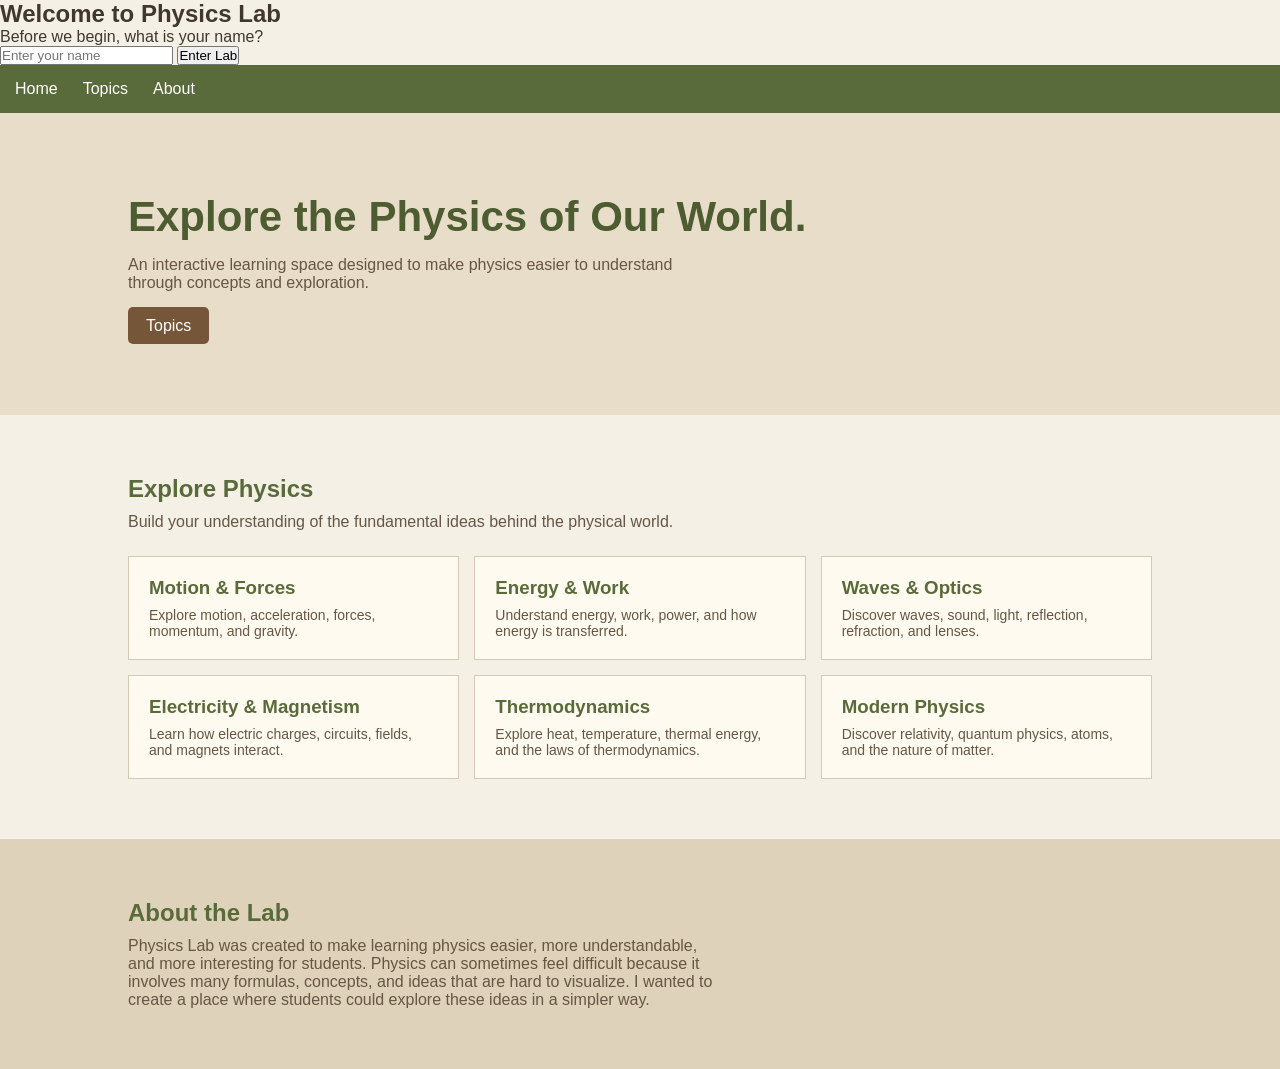
<file: index.html>
<!DOCTYPE html>
<html lang="en">
<head>
    <meta charset="UTF-8">
    <meta name="viewport" content="width=device-width, initial-scale=1.0">
    <title>Physics Lab</title>
    <link rel="stylesheet" href="style.css">
</head>

<body>
    <div id="welcome-screen">
    <div class="welcome-box">
        <h2>Welcome to Physics Lab</h2>
        <p>Before we begin, what is your name?</p>

        <input
            type="text"
            id="name-input"
            placeholder="Enter your name"
        >

        <button id="enter-button">Enter Lab</button>
    </div>
</div>

<nav>
    <div>
        <a href="#home">Home</a>
        <a href="#topics">Topics</a>
        <a href="#about">About</a>
    </div>
</nav>

<div id="home">
    <h1 id="welcome-message">Explore the Physics of Our World.</h1>

    <p>
        An interactive learning space designed to make physics
        easier to understand through concepts and exploration.
    </p>

    <a href="topics.html">Topics</a>
</div>

<div id="topics">
    <h2>Explore Physics</h2>

    <p>
        Build your understanding of the fundamental ideas behind the physical world.
    </p>

    <div>
        <article>
            <h3>Motion & Forces</h3>
            <p>Explore motion, acceleration, forces, momentum, and gravity.</p>
        </article>

        <article>
            <h3>Energy & Work</h3>
            <p>Understand energy, work, power, and how energy is transferred.</p>
        </article>

        <article>
            <h3>Waves & Optics</h3>
            <p>Discover waves, sound, light, reflection, refraction, and lenses.</p>
        </article>

        <article>
            <h3>Electricity & Magnetism</h3>
            <p>Learn how electric charges, circuits, fields, and magnets interact.</p>
        </article>

        <article>
            <h3>Thermodynamics</h3>
            <p>Explore heat, temperature, thermal energy, and the laws of thermodynamics.</p>
        </article>

        <article>
            <h3>Modern Physics</h3>
            <p>Discover relativity, quantum physics, atoms, and the nature of matter.</p>
        </article>
    </div>
</div>

<div id="about">
    <h2>About the Lab</h2>

    <p>
        Physics Lab was created to make learning physics easier, more understandable, and more interesting for students. Physics can sometimes feel difficult because it involves many formulas, concepts, and ideas that are hard to visualize. I wanted to create a place where students could explore these ideas in a simpler way. </p>
    </p>
</div>

<script src="script.js"></script>


</body>
</html>
</file>
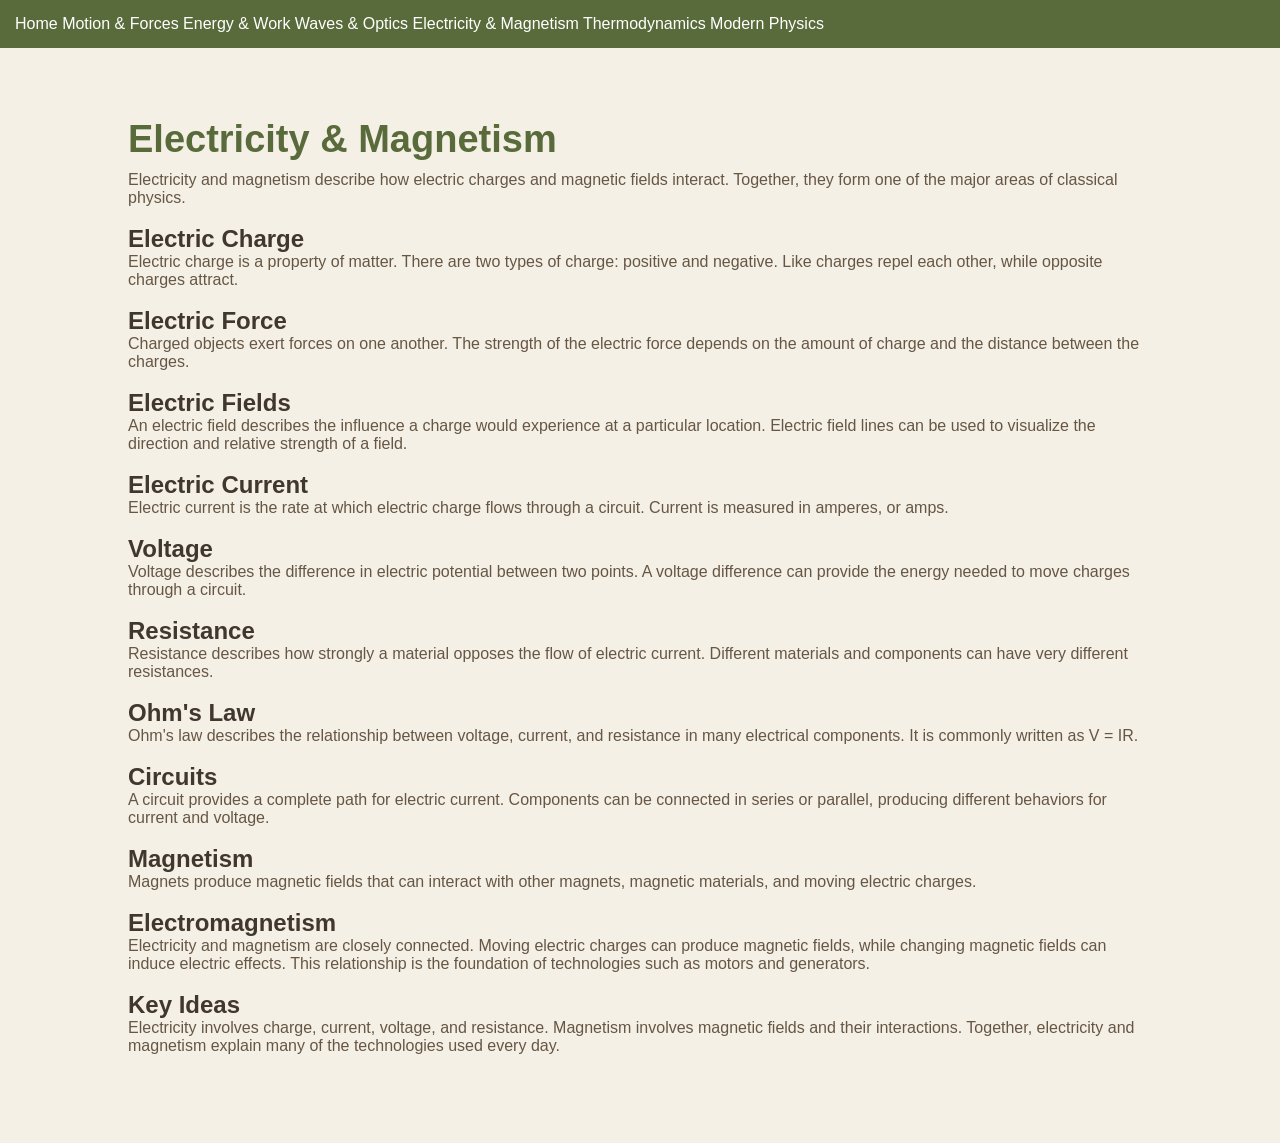
<file: electricity.html>
<!DOCTYPE html>
<html lang="en">
<head>
    <meta charset="UTF-8">
    <meta name="viewport" content="width=device-width, initial-scale=1.0">
    <title>Electricity & Magnetism | Physics Lab</title>
    <link rel="stylesheet" href="style.css">
</head>

<body>

<nav class="topics-nav">
    <a href="index.html">Home</a>
    <a href="motion.html">Motion & Forces</a>
    <a href="energy.html">Energy & Work</a>
    <a href="waves.html">Waves & Optics</a>
    <a href="electricity.html">Electricity & Magnetism</a>
    <a href="thermodynamics.html">Thermodynamics</a>
    <a href="modern.html">Modern Physics</a>
</nav>

<section class="topic-page">

    <h1>Electricity & Magnetism</h1>

    <p>
        Electricity and magnetism describe how electric charges and magnetic
        fields interact. Together, they form one of the major areas of
        classical physics.
    </p>
<br>
    <h2>Electric Charge</h2>

    <p>
        Electric charge is a property of matter. There are two types of
        charge: positive and negative. Like charges repel each other, while
        opposite charges attract.
    </p>
<br>
    <h2>Electric Force</h2>

    <p>
        Charged objects exert forces on one another. The strength of the
        electric force depends on the amount of charge and the distance
        between the charges.
    </p>
<br>
    <h2>Electric Fields</h2>

    <p>
        An electric field describes the influence a charge would experience
        at a particular location. Electric field lines can be used to
        visualize the direction and relative strength of a field.
    </p>
<br>
    <h2>Electric Current</h2>

    <p>
        Electric current is the rate at which electric charge flows through
        a circuit. Current is measured in amperes, or amps.
    </p>
<br>
    <h2>Voltage</h2>

    <p>
        Voltage describes the difference in electric potential between two
        points. A voltage difference can provide the energy needed to move
        charges through a circuit.
    </p>
<br>
    <h2>Resistance</h2>

    <p>
        Resistance describes how strongly a material opposes the flow of
        electric current. Different materials and components can have very
        different resistances.
    </p>
<br>
    <h2>Ohm's Law</h2>

    <p>
        Ohm's law describes the relationship between voltage, current, and
        resistance in many electrical components. It is commonly written as
        V = IR.
    </p>
<br>
    <h2>Circuits</h2>

    <p>
        A circuit provides a complete path for electric current. Components
        can be connected in series or parallel, producing different behaviors
        for current and voltage.
    </p>
<br>
    <h2>Magnetism</h2>

    <p>
        Magnets produce magnetic fields that can interact with other magnets,
        magnetic materials, and moving electric charges.
    </p>
<br>
    <h2>Electromagnetism</h2>

    <p>
        Electricity and magnetism are closely connected. Moving electric
        charges can produce magnetic fields, while changing magnetic fields
        can induce electric effects. This relationship is the foundation of
        technologies such as motors and generators.
    </p>
<br>
    <h2>Key Ideas</h2>

    <p>
        Electricity involves charge, current, voltage, and resistance.
        Magnetism involves magnetic fields and their interactions. Together,
        electricity and magnetism explain many of the technologies used
        every day.
    </p>
<br>
</section>

</body>
</html>
</file>
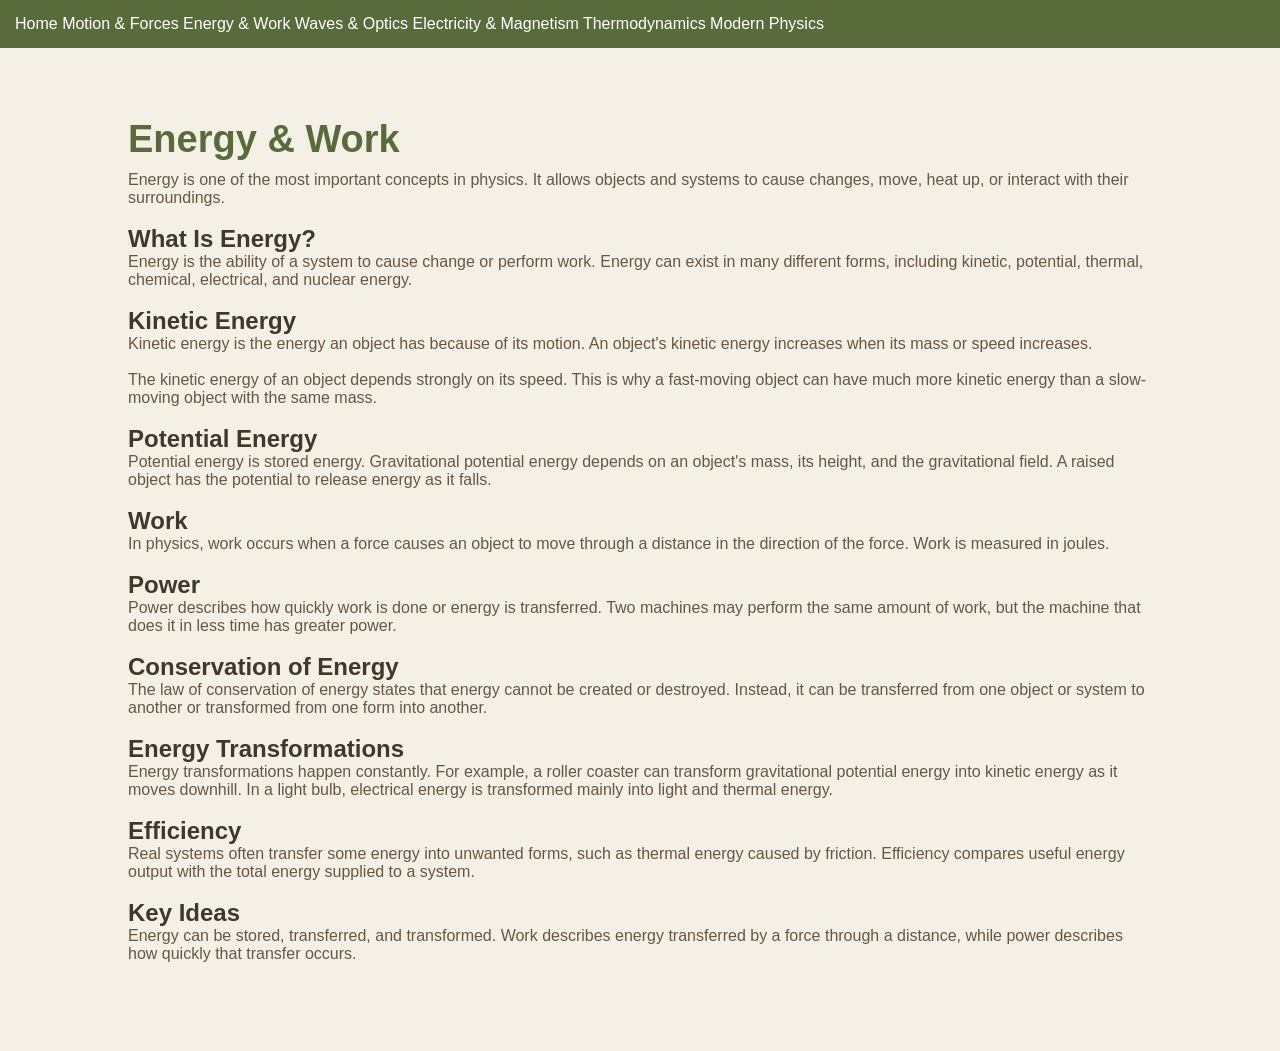
<file: energy.html>
<!DOCTYPE html>
<html lang="en">
<head>
    <meta charset="UTF-8">
    <meta name="viewport" content="width=device-width, initial-scale=1.0">
    <title>Energy & Work | Physics Lab</title>
    <link rel="stylesheet" href="style.css">
</head>

<body>

<nav class="topics-nav">
    <a href="index.html">Home</a>
    <a href="motion.html">Motion & Forces</a>
    <a href="energy.html">Energy & Work</a>
    <a href="waves.html">Waves & Optics</a>
    <a href="electricity.html">Electricity & Magnetism</a>
    <a href="thermodynamics.html">Thermodynamics</a>
    <a href="modern.html">Modern Physics</a>
</nav>

<section class="topic-page">

    <h1>Energy & Work</h1>

    <p>
        Energy is one of the most important concepts in physics. It allows
        objects and systems to cause changes, move, heat up, or interact
        with their surroundings.
    </p>
<br>
    <h2>What Is Energy?</h2>

    <p>
        Energy is the ability of a system to cause change or perform work.
        Energy can exist in many different forms, including kinetic,
        potential, thermal, chemical, electrical, and nuclear energy.
    </p>
<br>
    <h2>Kinetic Energy</h2>

    <p>
        Kinetic energy is the energy an object has because of its motion.
        An object's kinetic energy increases when its mass or speed increases.
    </p>
<br>
    <p>
        The kinetic energy of an object depends strongly on its speed.
        This is why a fast-moving object can have much more kinetic energy
        than a slow-moving object with the same mass.
    </p>
<br>
    <h2>Potential Energy</h2>

    <p>
        Potential energy is stored energy. Gravitational potential energy
        depends on an object's mass, its height, and the gravitational field.
        A raised object has the potential to release energy as it falls.
    </p>
<br>
    <h2>Work</h2>

    <p>
        In physics, work occurs when a force causes an object to move through
        a distance in the direction of the force. Work is measured in joules.
    </p>
<br>
    <h2>Power</h2>

    <p>
        Power describes how quickly work is done or energy is transferred.
        Two machines may perform the same amount of work, but the machine
        that does it in less time has greater power.
    </p>
<br>
    <h2>Conservation of Energy</h2>

    <p>
        The law of conservation of energy states that energy cannot be
        created or destroyed. Instead, it can be transferred from one object
        or system to another or transformed from one form into another.
    </p>
<br>
    <h2>Energy Transformations</h2>

    <p>
        Energy transformations happen constantly. For example, a roller
        coaster can transform gravitational potential energy into kinetic
        energy as it moves downhill. In a light bulb, electrical energy is
        transformed mainly into light and thermal energy.
    </p>
<br>
    <h2>Efficiency</h2>

    <p>
        Real systems often transfer some energy into unwanted forms, such as
        thermal energy caused by friction. Efficiency compares useful energy
        output with the total energy supplied to a system.
    </p>
<br>
    <h2>Key Ideas</h2>

    <p>
        Energy can be stored, transferred, and transformed. Work describes
        energy transferred by a force through a distance, while power describes
        how quickly that transfer occurs.
    </p>
<br>
</section>

</body>
</html>
</file>
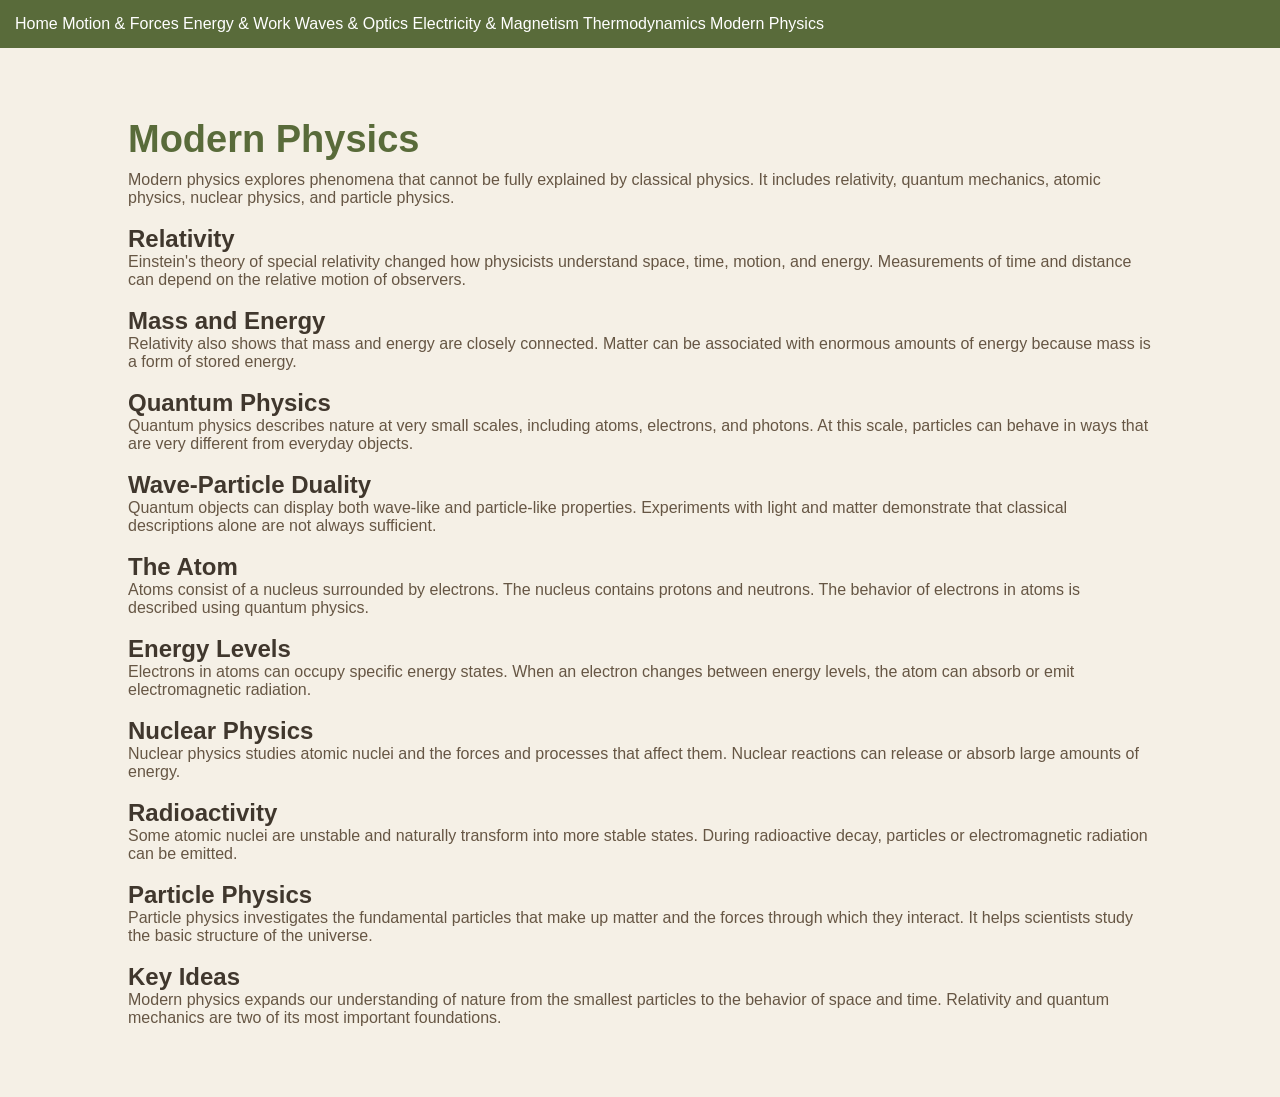
<file: modern.html>
<!DOCTYPE html>
<html lang="en">
<head>
    <meta charset="UTF-8">
    <meta name="viewport" content="width=device-width, initial-scale=1.0">
    <title>Modern Physics | Physics Lab</title>
    <link rel="stylesheet" href="style.css">
</head>

<body>

<nav class="topics-nav">
    <a href="index.html">Home</a>
    <a href="motion.html">Motion & Forces</a>
    <a href="energy.html">Energy & Work</a>
    <a href="waves.html">Waves & Optics</a>
    <a href="electricity.html">Electricity & Magnetism</a>
    <a href="thermodynamics.html">Thermodynamics</a>
    <a href="modern.html">Modern Physics</a>
</nav>

<section class="topic-page">

    <h1>Modern Physics</h1>

    <p>
        Modern physics explores phenomena that cannot be fully explained by
        classical physics. It includes relativity, quantum mechanics,
        atomic physics, nuclear physics, and particle physics.
    </p>
    <br>

    <h2>Relativity</h2>

    <p>
        Einstein's theory of special relativity changed how physicists
        understand space, time, motion, and energy. Measurements of time and
        distance can depend on the relative motion of observers.
    </p>
    <br>

    <h2>Mass and Energy</h2>

    <p>
        Relativity also shows that mass and energy are closely connected.
        Matter can be associated with enormous amounts of energy because
        mass is a form of stored energy.
    </p>
    <br>

    <h2>Quantum Physics</h2>

    <p>
        Quantum physics describes nature at very small scales, including
        atoms, electrons, and photons. At this scale, particles can behave
        in ways that are very different from everyday objects.
    </p>
<br>
    <h2>Wave-Particle Duality</h2>

    <p>
        Quantum objects can display both wave-like and particle-like
        properties. Experiments with light and matter demonstrate that
        classical descriptions alone are not always sufficient.
    </p>
<br>
    <h2>The Atom</h2>

    <p>
        Atoms consist of a nucleus surrounded by electrons. The nucleus
        contains protons and neutrons. The behavior of electrons in atoms
        is described using quantum physics.
    </p>
<br>
    <h2>Energy Levels</h2>

    <p>
        Electrons in atoms can occupy specific energy states. When an
        electron changes between energy levels, the atom can absorb or emit
        electromagnetic radiation.
    </p>
<br>
    <h2>Nuclear Physics</h2>

    <p>
        Nuclear physics studies atomic nuclei and the forces and processes
        that affect them. Nuclear reactions can release or absorb large
        amounts of energy.
    </p>
<br>
    <h2>Radioactivity</h2>

    <p>
        Some atomic nuclei are unstable and naturally transform into more
        stable states. During radioactive decay, particles or electromagnetic
        radiation can be emitted.
    </p>
<br>
    <h2>Particle Physics</h2>

    <p>
        Particle physics investigates the fundamental particles that make
        up matter and the forces through which they interact. It helps
        scientists study the basic structure of the universe.
    </p>
<br>
    <h2>Key Ideas</h2>

    <p>
        Modern physics expands our understanding of nature from the smallest
        particles to the behavior of space and time. Relativity and quantum
        mechanics are two of its most important foundations.
    </p>

</section>

</body>
</html>
</file>
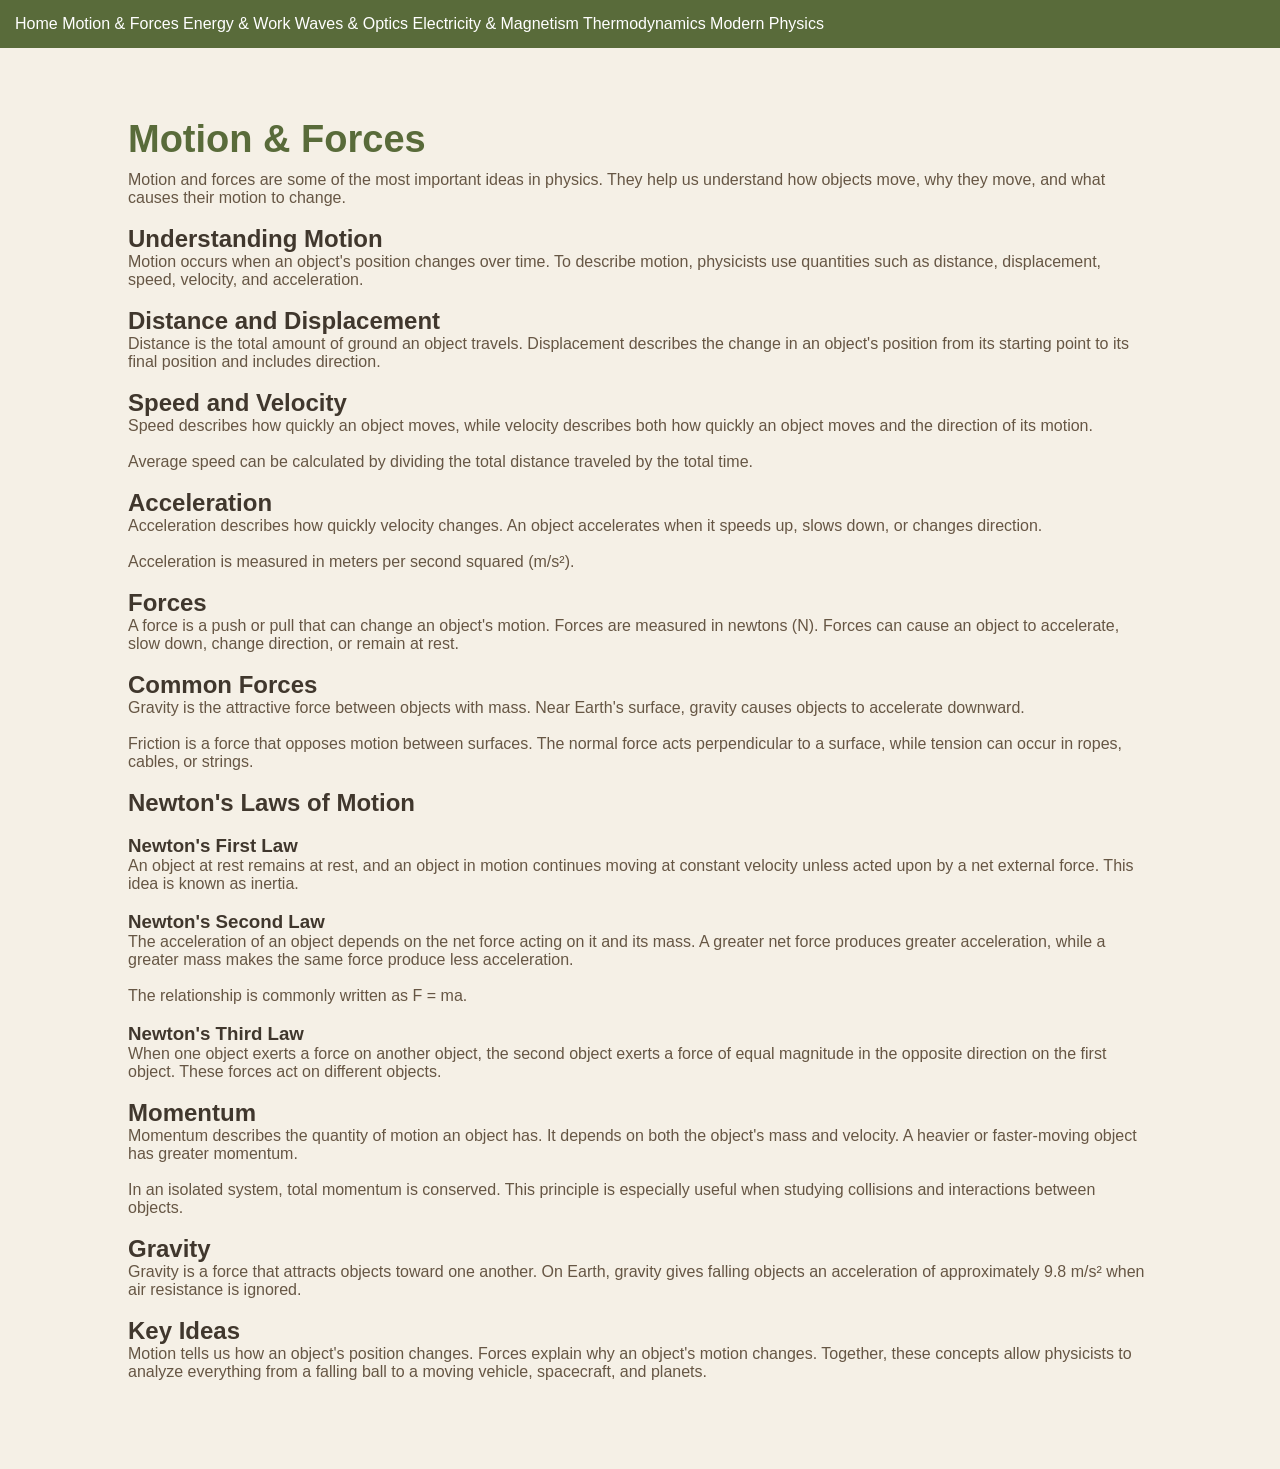
<file: motion.html>
<!DOCTYPE html>
<html lang="en">
<head>
    <meta charset="UTF-8">
    <meta name="viewport" content="width=device-width, initial-scale=1.0">
    <title>Motion & Forces | Physics Lab</title>
    <link rel="stylesheet" href="style.css">
</head>

<body>

<nav class="topics-nav">
    <a href="index.html">Home</a>
    <a href="motion.html">Motion & Forces</a>
    <a href="energy.html">Energy & Work</a>
    <a href="waves.html">Waves & Optics</a>
    <a href="electricity.html">Electricity & Magnetism</a>
    <a href="thermodynamics.html">Thermodynamics</a>
    <a href="modern.html">Modern Physics</a>
</nav>

<section class="topic-page">

    <h1>Motion & Forces</h1>

    <p>
        Motion and forces are some of the most important ideas in physics.
        They help us understand how objects move, why they move, and what
        causes their motion to change.
    </p>
<br>
    <h2>Understanding Motion</h2>

    <p>
        Motion occurs when an object's position changes over time. To describe
        motion, physicists use quantities such as distance, displacement,
        speed, velocity, and acceleration.
    </p>
<br>
    <h2>Distance and Displacement</h2>

    <p>
        Distance is the total amount of ground an object travels. Displacement
        describes the change in an object's position from its starting point
        to its final position and includes direction.
    </p>
<br>
    <h2>Speed and Velocity</h2>

    <p>
        Speed describes how quickly an object moves, while velocity describes
        both how quickly an object moves and the direction of its motion.
    </p>
<br>
    <p>
        Average speed can be calculated by dividing the total distance
        traveled by the total time.
    </p>
<br>
    <h2>Acceleration</h2>

    <p>
        Acceleration describes how quickly velocity changes. An object
        accelerates when it speeds up, slows down, or changes direction.
    </p>
<br>
    <p>
        Acceleration is measured in meters per second squared (m/s²).
    </p>
<br>
    <h2>Forces</h2>

    <p>
        A force is a push or pull that can change an object's motion.
        Forces are measured in newtons (N). Forces can cause an object to
        accelerate, slow down, change direction, or remain at rest.
    </p>
<br>
    <h2>Common Forces</h2>

    <p>
        Gravity is the attractive force between objects with mass. Near
        Earth's surface, gravity causes objects to accelerate downward.
    </p>
<br>
    <p>
        Friction is a force that opposes motion between surfaces. The normal
        force acts perpendicular to a surface, while tension can occur in
        ropes, cables, or strings.
    </p>
<br>
    <h2>Newton's Laws of Motion</h2>
<br>
    <h3>Newton's First Law</h3>

    <p>
        An object at rest remains at rest, and an object in motion continues
        moving at constant velocity unless acted upon by a net external force.
        This idea is known as inertia.
    </p>
<br>
    <h3>Newton's Second Law</h3>

    <p>
        The acceleration of an object depends on the net force acting on it
        and its mass. A greater net force produces greater acceleration,
        while a greater mass makes the same force produce less acceleration.
    </p>
<br>
    <p>
        The relationship is commonly written as F = ma.
    </p>
<br>
    <h3>Newton's Third Law</h3>

    <p>
        When one object exerts a force on another object, the second object
        exerts a force of equal magnitude in the opposite direction on the
        first object. These forces act on different objects.
    </p>
<br>
    <h2>Momentum</h2>

    <p>
        Momentum describes the quantity of motion an object has. It depends
        on both the object's mass and velocity. A heavier or faster-moving
        object has greater momentum.
    </p>
<br>
    <p>
        In an isolated system, total momentum is conserved. This principle
        is especially useful when studying collisions and interactions
        between objects.
    </p>
<br>
    <h2>Gravity</h2>

    <p>
        Gravity is a force that attracts objects toward one another. On
        Earth, gravity gives falling objects an acceleration of approximately
        9.8 m/s² when air resistance is ignored.
    </p>
<br>
    <h2>Key Ideas</h2>

    <p>
        Motion tells us how an object's position changes. Forces explain why
        an object's motion changes. Together, these concepts allow physicists
        to analyze everything from a falling ball to a moving vehicle,
        spacecraft, and planets.
    </p>
<br>
</section>

</body>
</html>
</file>
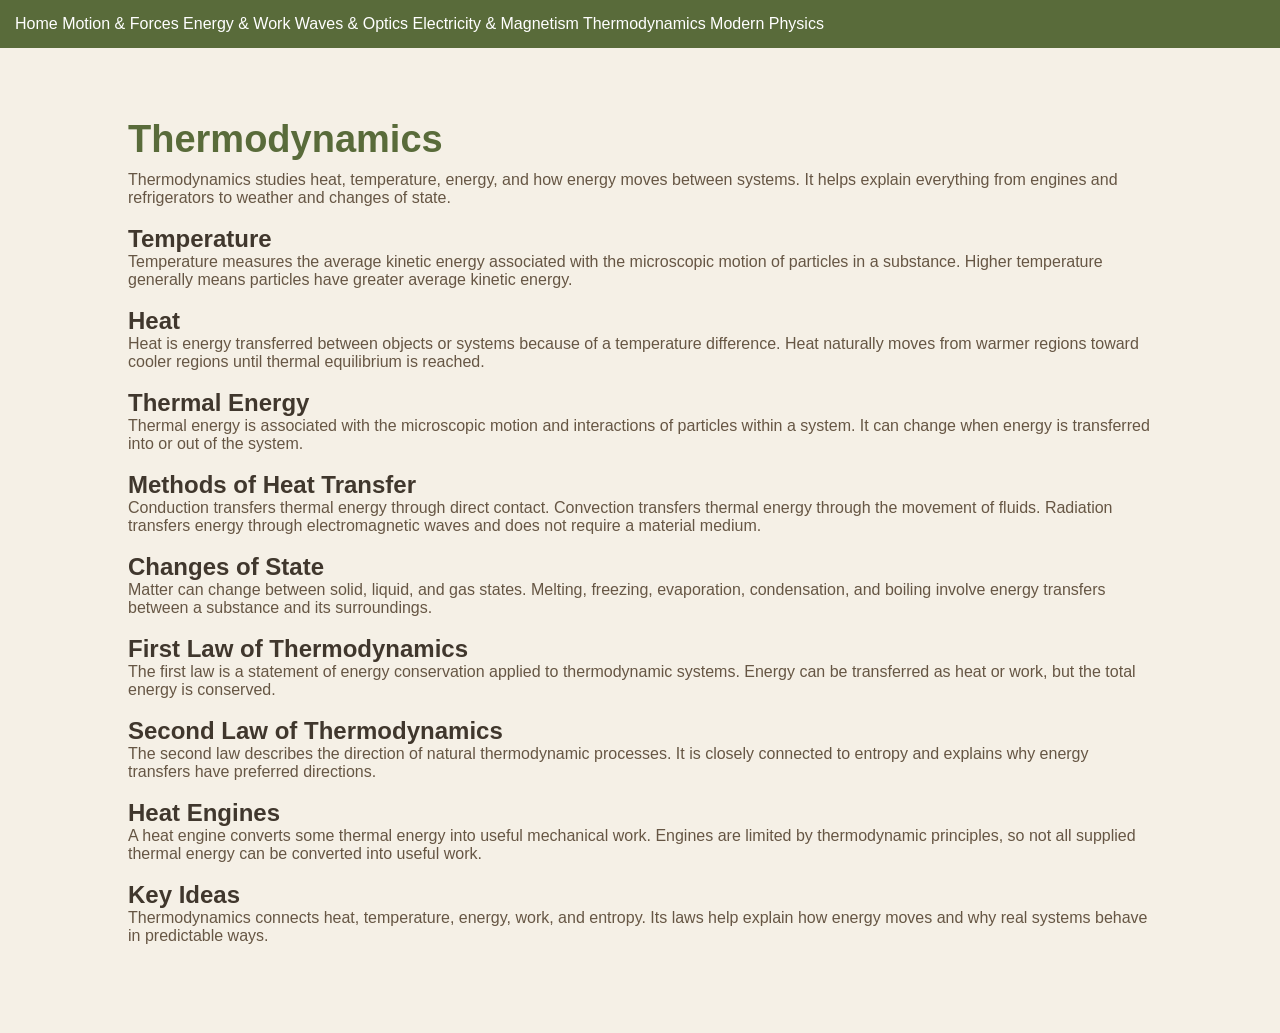
<file: thermodynamics.html>
<!DOCTYPE html>
<html lang="en">
<head>
    <meta charset="UTF-8">
    <meta name="viewport" content="width=device-width, initial-scale=1.0">
    <title>Thermodynamics | Physics Lab</title>
    <link rel="stylesheet" href="style.css">
</head>

<body>

<nav class="topics-nav">
    <a href="index.html">Home</a>
    <a href="motion.html">Motion & Forces</a>
    <a href="energy.html">Energy & Work</a>
    <a href="waves.html">Waves & Optics</a>
    <a href="electricity.html">Electricity & Magnetism</a>
    <a href="thermodynamics.html">Thermodynamics</a>
    <a href="modern.html">Modern Physics</a>
</nav>

<section class="topic-page">

    <h1>Thermodynamics</h1>

    <p>
        Thermodynamics studies heat, temperature, energy, and how energy
        moves between systems. It helps explain everything from engines
        and refrigerators to weather and changes of state.
    </p>
<br>
    <h2>Temperature</h2>

    <p>
        Temperature measures the average kinetic energy associated with the
        microscopic motion of particles in a substance. Higher temperature
        generally means particles have greater average kinetic energy.
    </p>
<br>
    <h2>Heat</h2>

    <p>
        Heat is energy transferred between objects or systems because of a
        temperature difference. Heat naturally moves from warmer regions
        toward cooler regions until thermal equilibrium is reached.
    </p>
<br>
    <h2>Thermal Energy</h2>

    <p>
        Thermal energy is associated with the microscopic motion and
        interactions of particles within a system. It can change when energy
        is transferred into or out of the system.
    </p>
<br>
    <h2>Methods of Heat Transfer</h2>

    <p>
        Conduction transfers thermal energy through direct contact. Convection
        transfers thermal energy through the movement of fluids. Radiation
        transfers energy through electromagnetic waves and does not require
        a material medium.
    </p>
<br>
    <h2>Changes of State</h2>

    <p>
        Matter can change between solid, liquid, and gas states. Melting,
        freezing, evaporation, condensation, and boiling involve energy
        transfers between a substance and its surroundings.
    </p>
<br>
    <h2>First Law of Thermodynamics</h2>

    <p>
        The first law is a statement of energy conservation applied to
        thermodynamic systems. Energy can be transferred as heat or work,
        but the total energy is conserved.
    </p>
<br>
    <h2>Second Law of Thermodynamics</h2>

    <p>
        The second law describes the direction of natural thermodynamic
        processes. It is closely connected to entropy and explains why
        energy transfers have preferred directions.
    </p>
<br>
    <h2>Heat Engines</h2>

    <p>
        A heat engine converts some thermal energy into useful mechanical
        work. Engines are limited by thermodynamic principles, so not all
        supplied thermal energy can be converted into useful work.
    </p>
<br>
    <h2>Key Ideas</h2>

    <p>
        Thermodynamics connects heat, temperature, energy, work, and entropy.
        Its laws help explain how energy moves and why real systems behave
        in predictable ways.
    </p>
<br>
</section>

</body>
</html>
</file>
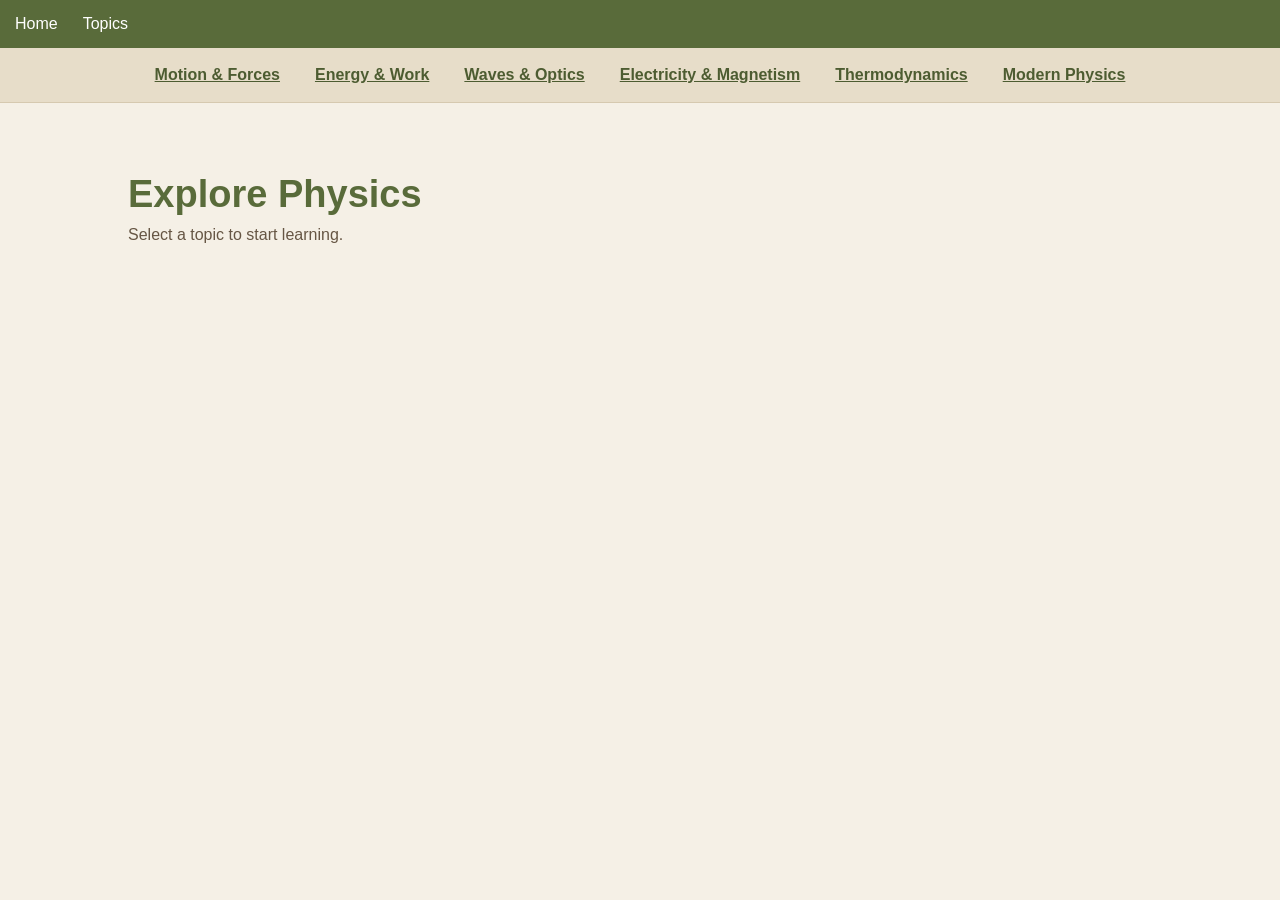
<file: topics.html>
<!DOCTYPE html>
<html lang="en">
<head>
    <meta charset="UTF-8">
    <meta name="viewport" content="width=device-width, initial-scale=1.0">
    <title>Physics Topics</title>
    <link rel="stylesheet" href="style.css">
</head>

<body>

<nav>
    <div>
        <a href="index.html">Home</a>
        <a href="topics.html">Topics</a>
    </div>
</nav>

<div class="topic-bar">
    <a href="motion.html">Motion & Forces</a>
    <a href="energy.html">Energy & Work</a>
    <a href="waves.html">Waves & Optics</a>
    <a href="electricity.html">Electricity & Magnetism</a>
    <a href="thermodynamics.html">Thermodynamics</a>
    <a href="modern.html">Modern Physics</a>
</div>

<section class="topic-page">
    <h1>Explore Physics</h1>
    <p>Select a topic to start learning.</p>
</section>

</body>
</html>
</file>
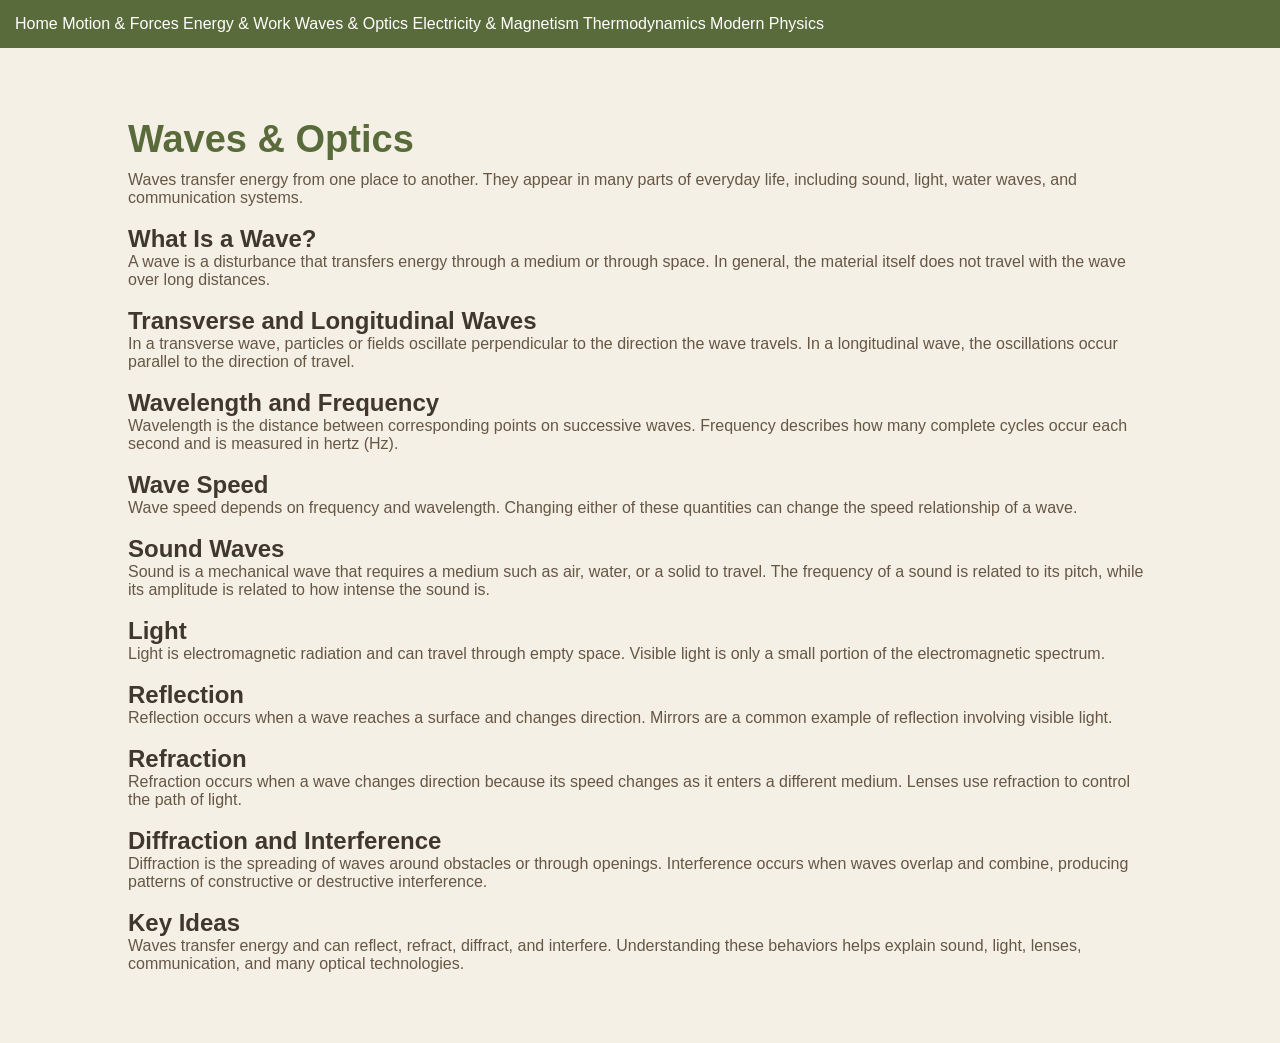
<file: waves.html>
<!DOCTYPE html>
<html lang="en">
<head>
    <meta charset="UTF-8">
    <meta name="viewport" content="width=device-width, initial-scale=1.0">
    <title>Waves & Optics | Physics Lab</title>
    <link rel="stylesheet" href="style.css">
</head>

<body>

<nav class="topics-nav">
    <a href="index.html">Home</a>
    <a href="motion.html">Motion & Forces</a>
    <a href="energy.html">Energy & Work</a>
    <a href="waves.html">Waves & Optics</a>
    <a href="electricity.html">Electricity & Magnetism</a>
    <a href="thermodynamics.html">Thermodynamics</a>
    <a href="modern.html">Modern Physics</a>
</nav>

<section class="topic-page">

    <h1>Waves & Optics</h1>

    <p>
        Waves transfer energy from one place to another. They appear in many
        parts of everyday life, including sound, light, water waves, and
        communication systems.
    </p>
<br>
    <h2>What Is a Wave?</h2>

    <p>
        A wave is a disturbance that transfers energy through a medium or
        through space. In general, the material itself does not travel with
        the wave over long distances.
    </p>
<br>
    <h2>Transverse and Longitudinal Waves</h2>

    <p>
        In a transverse wave, particles or fields oscillate perpendicular
        to the direction the wave travels. In a longitudinal wave, the
        oscillations occur parallel to the direction of travel.
    </p>
<br>
    <h2>Wavelength and Frequency</h2>

    <p>
        Wavelength is the distance between corresponding points on successive
        waves. Frequency describes how many complete cycles occur each second
        and is measured in hertz (Hz).
    </p>
<br>
    <h2>Wave Speed</h2>

    <p>
        Wave speed depends on frequency and wavelength. Changing either of
        these quantities can change the speed relationship of a wave.
    </p>
<br>
    <h2>Sound Waves</h2>

    <p>
        Sound is a mechanical wave that requires a medium such as air, water,
        or a solid to travel. The frequency of a sound is related to its
        pitch, while its amplitude is related to how intense the sound is.
    </p>
<br>
    <h2>Light</h2>

    <p>
        Light is electromagnetic radiation and can travel through empty
        space. Visible light is only a small portion of the electromagnetic
        spectrum.
    </p>
<br>
    <h2>Reflection</h2>

    <p>
        Reflection occurs when a wave reaches a surface and changes direction.
        Mirrors are a common example of reflection involving visible light.
    </p>
<br>
    <h2>Refraction</h2>

    <p>
        Refraction occurs when a wave changes direction because its speed
        changes as it enters a different medium. Lenses use refraction to
        control the path of light.
    </p>
<br>
    <h2>Diffraction and Interference</h2>

    <p>
        Diffraction is the spreading of waves around obstacles or through
        openings. Interference occurs when waves overlap and combine,
        producing patterns of constructive or destructive interference.
    </p>
<br>
    <h2>Key Ideas</h2>

    <p>
        Waves transfer energy and can reflect, refract, diffract, and
        interfere. Understanding these behaviors helps explain sound,
        light, lenses, communication, and many optical technologies.
    </p>

</section>

</body>
</html>
</file>
<file: style.css>
* {
    margin: 0;
    padding: 0;
    box-sizing: border-box;
}

body {
    font-family: Arial, sans-serif;
    background: #f5f0e6;
    color: #40372d;
}

html {
    scroll-behavior: smooth;
}

nav {
    background: #596b3a;
    padding: 15px;
}

nav div {
    display: flex;
    justify-content: center;
    gap: 25px;
}

nav a {
    color: white;
    text-decoration: none;
}

nav a:hover {
    color: #d8c8a8;
}

#home {
    padding: 80px 10%;
    background: #e7ddc9;
}

#home h1 {
    font-size: 42px;
    color: #4d5c31;
    margin-bottom: 15px;
}

#home p {
    max-width: 600px;
    margin-bottom: 25px;
    color: #665644;
}

#home a {
    background: #765638;
    color: white;
    text-decoration: none;
    padding: 10px 18px;
    border-radius: 5px;
}

#topics {
    padding: 60px 10%;
}

#topics h2,
#about h2 {
    color: #596b3a;
    margin-bottom: 10px;
}

#topics > p {
    margin-bottom: 25px;
    color: #665644;
}

#topics > div {
    display: grid;
    grid-template-columns: repeat(3, 1fr);
    gap: 15px;
}

article {
    background: #fffaf0;
    padding: 20px;
    border: 1px solid #d6c9b0;
}

article h3 {
    color: #596b3a;
    margin-bottom: 8px;
}

article p {
    color: #665644;
    font-size: 14px;
}

#about {
    padding: 60px 10%;
    background: #ded2ba;
}

#about p {
    max-width: 600px;
    color: #665644;
}


nav div {
    display: flex;
    justify-content: flex-start;
    gap: 25px;
}

nav a:hover {
    color: #d8c8a8;
}


.topic-bar {
    background: #e7ddc9;
    padding: 18px 5%;
    display: flex;
    justify-content: center;
    gap: 35px;
    flex-wrap: wrap;
    border-bottom: 1px solid #d6c9b0;
}

.topic-bar a {
    color: #4d5c31;
    font-weight: bold;
}

.topic-bar a:hover {
    color: #765638;
}

.topic-page {
    padding: 70px 10%;
}

.topic-page h1 {
    color: #596b3a;
    font-size: 38px;
    margin-bottom: 10px;
}

.topic-page p {
    color: #665644;
}
</file>
